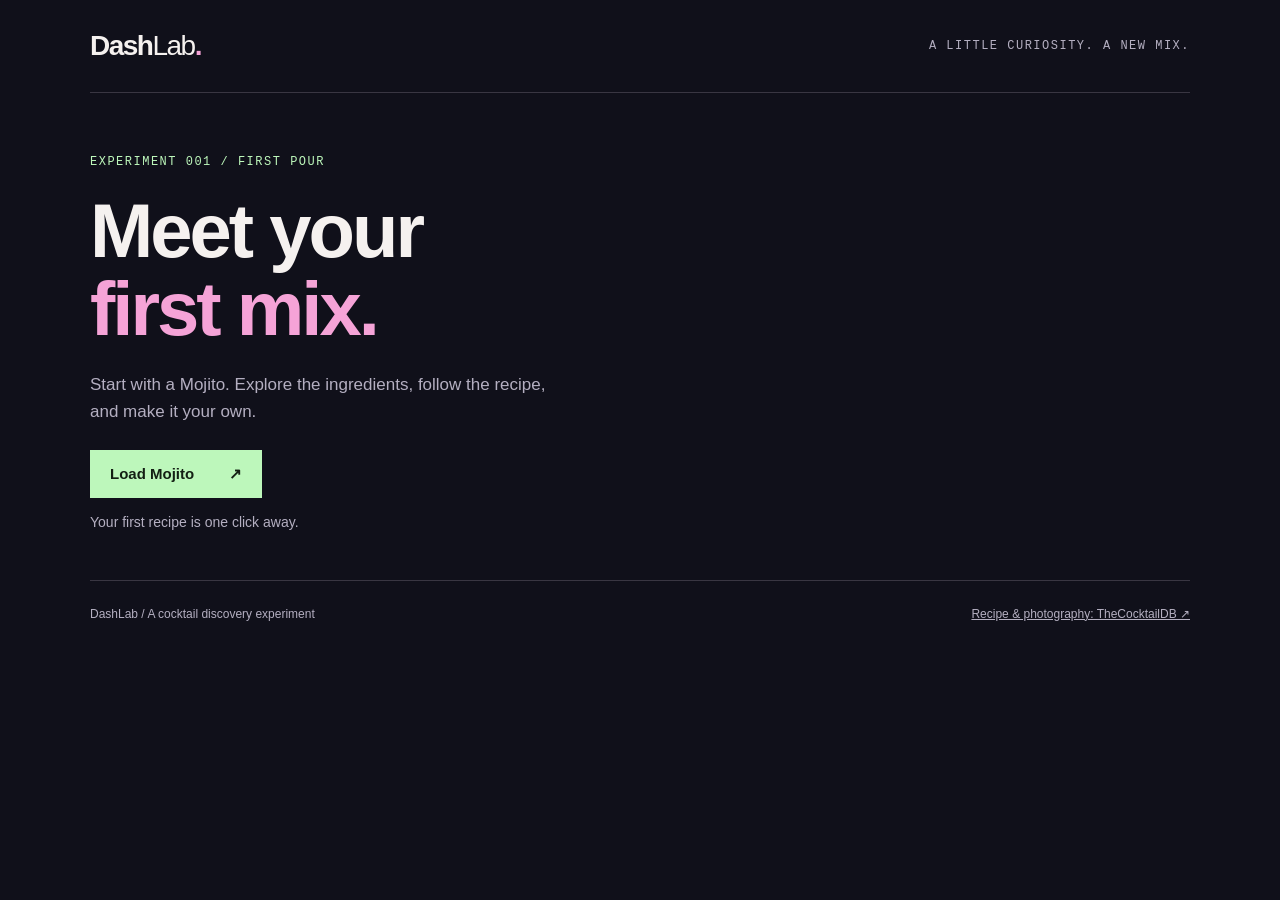
<file: DashLab/lesson-01-original/index.html>
<!doctype html>
<html lang="en">
  <head>
    <meta charset="UTF-8" />
    <meta name="viewport" content="width=device-width, initial-scale=1" />
    <title>DashLab — First Pour</title>
    <link rel="stylesheet" href="styles.css" />
    <script src="app.js" defer></script>
  </head>
  <body>
    <header class="site-header">
      <a class="wordmark" href="./">Dash<span>Lab</span><span class="dot">.</span></a>
      <span class="header-note">A LITTLE CURIOSITY. A NEW MIX.</span>
    </header>

    <main>
      <section class="intro" aria-labelledby="page-title">
        <p class="eyebrow">EXPERIMENT 001 / FIRST POUR</p>
        <h1 id="page-title">Meet your<br /><span>first mix.</span></h1>
        <p class="intro-copy">Start with a Mojito. Explore the ingredients, follow the recipe, and make it your own.</p>
        <button id="load-button" type="button">Load Mojito <span aria-hidden="true">↗</span></button>
        <p id="status" class="status" role="status" aria-live="polite">Your first recipe is one click away.</p>
      </section>

      <!-- JavaScript fills these empty elements with real API data. -->
      <article id="recipe" class="recipe" hidden aria-labelledby="drink-name">
        <div class="photo-panel">
          <img id="drink-image" alt="" width="600" height="600" hidden />
          <p id="image-note" hidden>Image unavailable.</p>
          <span class="photo-label">THE FIRST POUR</span>
        </div>
        <div class="recipe-content">
          <p id="drink-category" class="eyebrow"></p>
          <h2 id="drink-name"></h2>
          <p id="drink-glass" class="glass"></p>
          <h3>What goes in</h3>
          <ul id="ingredients" class="ingredients"></ul>
          <h3>Make the mix</h3>
          <p id="instructions" class="instructions"></p>
        </div>
      </article>
    </main>

    <footer>
      <span>DashLab / A cocktail discovery experiment</span>
      <a href="https://www.thecocktaildb.com/" target="_blank" rel="noreferrer">Recipe &amp; photography: TheCocktailDB ↗</a>
    </footer>
  </body>
</html>
</file>
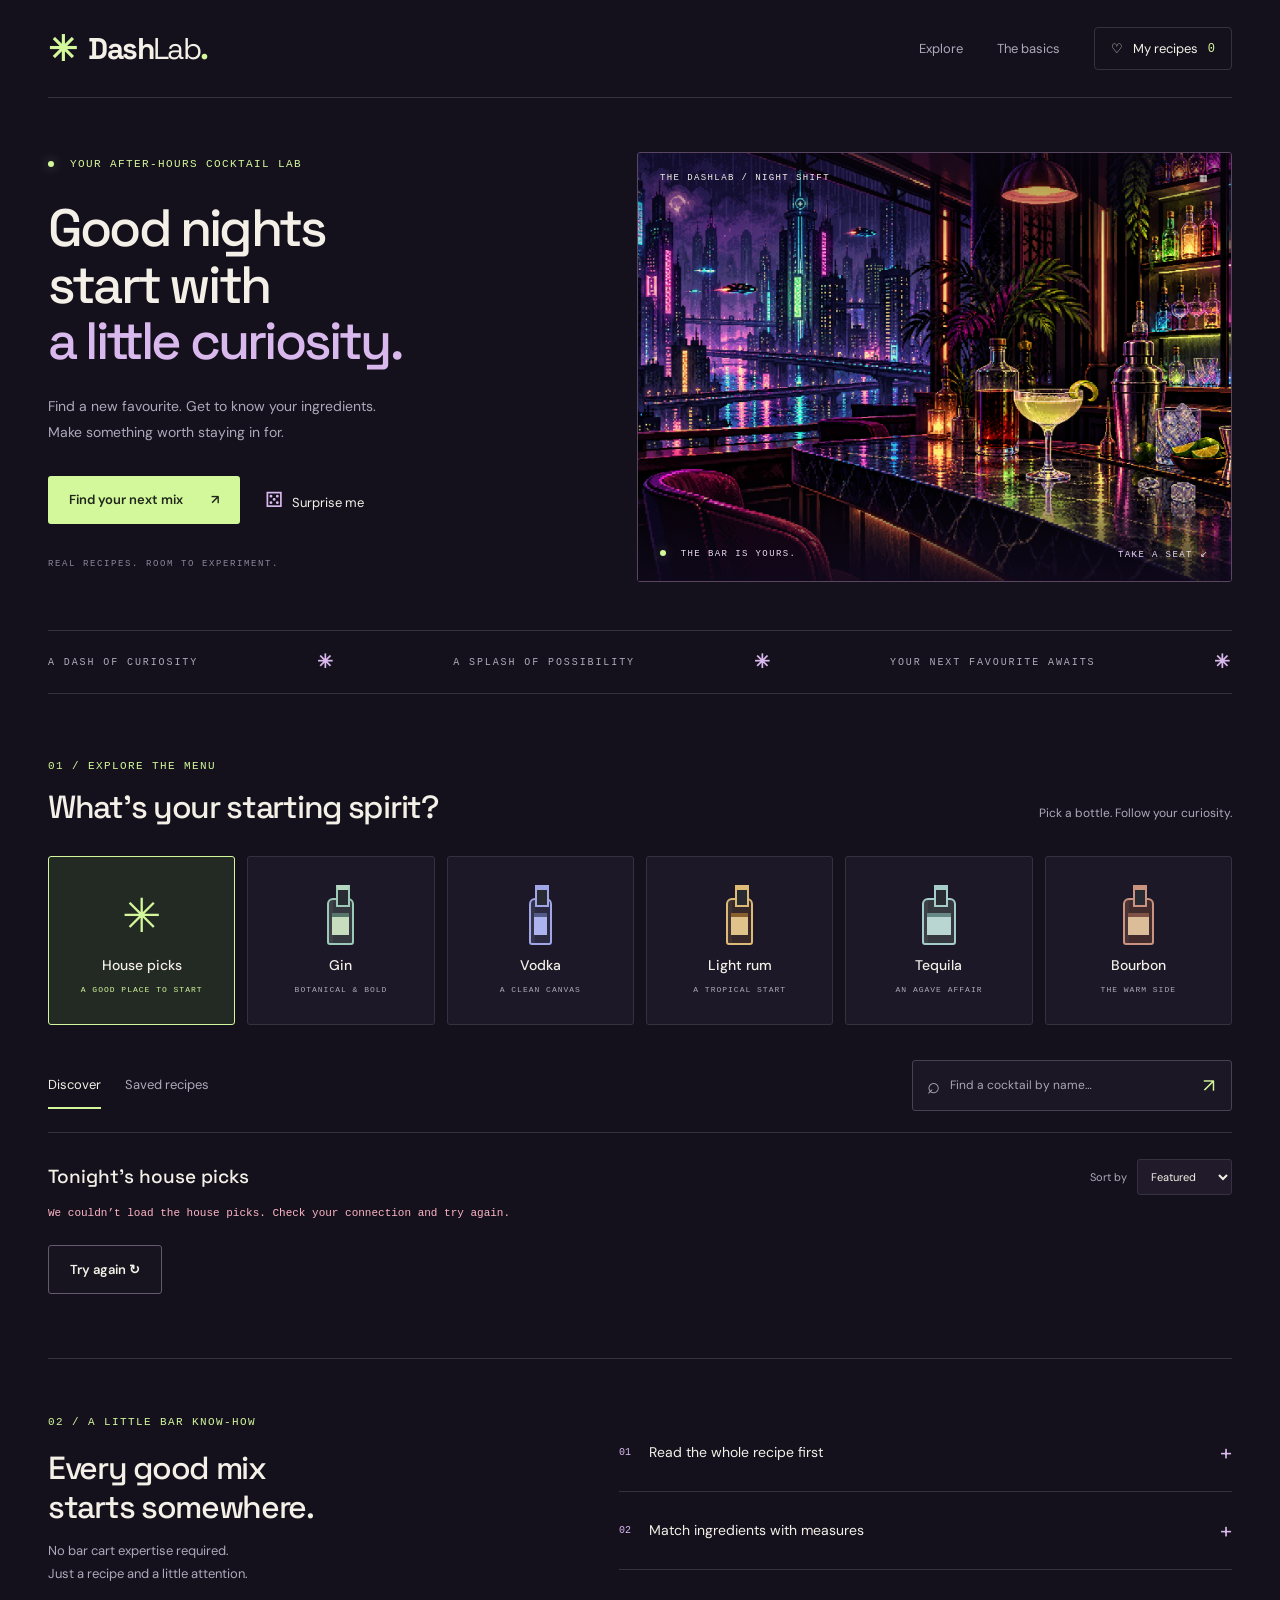
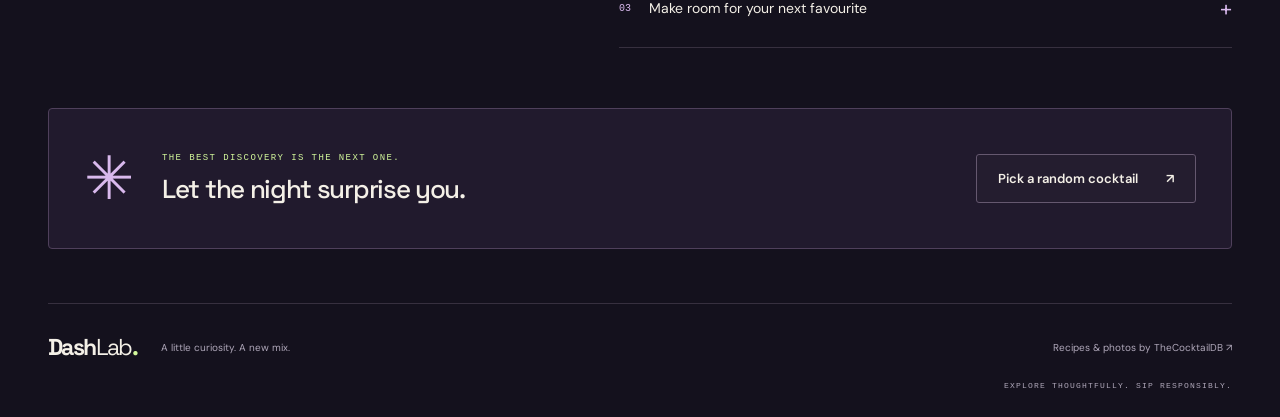
<file: DashLab/lesson-01/index.html>
<!doctype html>
<html lang="en">
<head>
  <meta charset="UTF-8"><meta name="viewport" content="width=device-width, initial-scale=1">
  <meta name="description" content="A little curiosity. A new mix. Find your next cocktail at DashLab, your after-hours recipe lab.">
  <meta name="theme-color" content="#14111d">
  <title>DashLab — A little curiosity. A new mix.</title>
  <link rel="stylesheet" href="styles.css"><script src="app.js" defer></script>
</head>
<body>
  <a class="skip-link" href="#collection">Skip to cocktails</a>
  <header class="site-header wrap">
    <a class="wordmark" href="./" aria-label="DashLab home"><span class="logo-icon" aria-hidden="true">✳</span> Dash<span>Lab</span><i>.</i></a>
    <nav aria-label="Main navigation"><a class="nav-link" href="#collection" id="explore-nav">Explore</a><a class="nav-link" href="#field-notes">The basics</a><button id="saved-nav" class="saved-nav">♡ <span>My recipes</span> <b id="saved-count">0</b></button></nav>
  </header>
  <main class="wrap">
    <section class="hero" aria-labelledby="page-title">
      <div class="hero-copy"><p class="eyebrow"><span class="live-dot"></span> YOUR AFTER-HOURS COCKTAIL LAB</p>
        <h1 id="page-title">Good nights<br>start with<br><em>a little curiosity.</em></h1>
        <p class="hero-description">Find a new favourite. Get to know your ingredients.<br class="desktop-break"> Make something worth staying in for.</p>
        <div class="hero-actions"><a class="button primary" href="#collection">Find your next mix <span aria-hidden="true">↗</span></a><button class="text-button" id="random-hero"><span aria-hidden="true">⚄</span> Surprise me</button></div>
        <p class="hero-footnote">REAL RECIPES. ROOM TO EXPERIMENT.</p>
      </div>
      <figure class="hero-art"><img src="assets/night-bar.png" alt="An illustrated neon-lit cocktail bar overlooking a rainy futuristic city" width="1536" height="1024"><div class="scene-top"><span>THE DASHLAB / NIGHT SHIFT</span><span aria-hidden="true">▦</span></div><figcaption><span><i class="live-dot"></i> THE BAR IS YOURS.</span><span>TAKE A SEAT ↙</span></figcaption></figure>
    </section>
    <div class="ticker" aria-hidden="true"><span>A DASH OF CURIOSITY</span><b>✳</b><span>A SPLASH OF POSSIBILITY</span><b>✳</b><span>YOUR NEXT FAVOURITE AWAITS</span><b>✳</b></div>
    <section class="collection" id="collection" aria-labelledby="collection-title">
      <div class="section-heading"><div><p class="eyebrow">01 / EXPLORE THE MENU</p><h2 id="collection-title">What’s your starting spirit?</h2></div><p>Pick a bottle. Follow your curiosity.</p></div>
      <div class="spirit-grid" id="spirits" aria-label="Browse by base spirit">
        <button class="spirit active" data-spirit="" aria-pressed="true"><span class="spirit-symbol" aria-hidden="true">✳</span><span>House picks</span><small>A GOOD PLACE TO START</small></button>
        <button class="spirit" data-spirit="Gin" aria-pressed="false"><span class="bottle gin" aria-hidden="true"></span><span>Gin</span><small>BOTANICAL & BOLD</small></button>
        <button class="spirit" data-spirit="Vodka" aria-pressed="false"><span class="bottle vodka" aria-hidden="true"></span><span>Vodka</span><small>A CLEAN CANVAS</small></button>
        <button class="spirit" data-spirit="Light rum" aria-pressed="false"><span class="bottle rum" aria-hidden="true"></span><span>Light rum</span><small>A TROPICAL START</small></button>
        <button class="spirit" data-spirit="Tequila" aria-pressed="false"><span class="bottle tequila" aria-hidden="true"></span><span>Tequila</span><small>AN AGAVE AFFAIR</small></button>
        <button class="spirit" data-spirit="Bourbon" aria-pressed="false"><span class="bottle bourbon" aria-hidden="true"></span><span>Bourbon</span><small>THE WARM SIDE</small></button>
      </div>
      <div class="menu-toolbar"><div class="view-controls"><button id="browse-view" aria-pressed="true">Discover</button><button id="saved-view" aria-pressed="false">Saved recipes</button></div><form id="search-form" role="search"><label class="sr-only" for="search-input">Search cocktails by name</label><span aria-hidden="true">⌕</span><input id="search-input" type="search" placeholder="Find a cocktail by name…" maxlength="100" autocomplete="off"><button type="submit" aria-label="Search cocktails">↗</button></form></div>
      <div class="results-heading"><h3 id="results-title">Tonight’s house picks</h3><label class="sort-label">Sort by <select id="sort"><option value="default">Featured</option><option value="az">Name: A–Z</option><option value="za">Name: Z–A</option></select></label></div>
      <p id="status" class="status" role="status" aria-live="polite"></p>
      <div id="cards" class="cards" aria-busy="false"></div>
      <div id="empty" class="empty" hidden><span aria-hidden="true">✳</span><h3 id="empty-title"></h3><p id="empty-message"></p><button id="reset-view" class="button primary">Back to house picks ↗</button></div>
      <button id="retry" class="button secondary" hidden>Try again ↻</button>
    </section>
    <section class="field-notes" id="field-notes" aria-labelledby="notes-title"><div class="notes-intro"><p class="eyebrow">02 / A LITTLE BAR KNOW-HOW</p><h2 id="notes-title">Every good mix<br>starts somewhere.</h2><p>No bar cart expertise required.<br>Just a recipe and a little attention.</p></div><div class="notes-list"><details><summary><span class="note-number">01</span> Read the whole recipe first <span class="plus" aria-hidden="true">+</span></summary><p>Check the ingredients, amounts and method before you start. Set out your glass and tools so everything is within reach.</p></details><details><summary><span class="note-number">02</span> Match ingredients with measures <span class="plus" aria-hidden="true">+</span></summary><p>Each ingredient has its own amount. Use the checklist in a recipe to keep track. If an amount is missing, DashLab shows “Not specified” rather than guessing.</p></details><details><summary><span class="note-number">03</span> Make room for your next favourite <span class="plus" aria-hidden="true">+</span></summary><p>Tap the heart to keep a recipe on this browser. Your saved collection stays here when you return. Start with a familiar drink, then explore a new base spirit.</p></details></div></section>
    <section class="closing"><span class="closing-icon" aria-hidden="true">✳</span><div><p class="eyebrow">THE BEST DISCOVERY IS THE NEXT ONE.</p><h2>Let the night surprise you.</h2></div><button class="button secondary" id="random-bottom">Pick a random cocktail <span aria-hidden="true">↗</span></button></section>
  </main>
  <footer class="wrap"><a class="wordmark" href="./">Dash<span>Lab</span><i>.</i></a><p>A little curiosity. A new mix.</p><a href="https://www.thecocktaildb.com/" target="_blank" rel="noreferrer">Recipes & photos by TheCocktailDB ↗</a><span>EXPLORE THOUGHTFULLY. SIP RESPONSIBLY.</span></footer>
  <dialog id="recipe-dialog" aria-labelledby="drink-name"><div class="dialog-top"><span class="eyebrow">DASHLAB / RECIPE FILE</span><button id="close-dialog" class="icon-button" aria-label="Close recipe">×</button></div><div id="detail-status" role="status"></div><div id="recipe-content" hidden><div class="detail-layout"><div class="detail-photo"><img id="detail-image" alt="" width="500" height="500"><p id="photo-credit"></p></div><div class="detail-copy"><p class="eyebrow" id="drink-category"></p><h2 id="drink-name"></h2><p id="drink-glass" class="muted"></p><button id="save-detail" class="button secondary"></button><h3>The ingredients <span id="check-progress">0 ready</span></h3><p class="check-hint">Check off what you have ready.</p><ul id="ingredients"></ul><h3>Make the mix</h3><p id="instructions"></p></div></div></div><button id="detail-retry" class="button secondary" hidden>Retry recipe ↻</button></dialog>
  <div id="toast" role="status" aria-live="polite"></div>
  <noscript><p class="wrap">Please enable JavaScript to browse cocktail recipes.</p></noscript>
</body>
</html>
</file>
<file: DashLab/lesson-01-original/styles.css>
/* CSS controls the appearance. API logic lives in app.js. */
:root {
  color-scheme: dark;
  --background: #10101a;
  --panel: #191925;
  --text: #f5f1ef;
  --muted: #b4afc1;
  --accent: #bdf7bb;
  --pink: #f5a3d7;
  --line: #393642;
}

* { box-sizing: border-box; }
[hidden] { display: none !important; }
body { margin: 0; background: var(--background); color: var(--text); font-family: Arial, Helvetica, sans-serif; }
a { color: inherit; }
.site-header, main, footer { width: min(1100px, calc(100% - 64px)); margin: auto; }
.site-header { display: flex; align-items: center; justify-content: space-between; padding: 30px 0; border-bottom: 1px solid var(--line); }
.wordmark { text-decoration: none; font-size: 28px; font-weight: 800; letter-spacing: -1.5px; }
.wordmark > span:first-child { font-weight: 400; }
.dot { color: var(--pink); }
.header-note, .eyebrow, .photo-label { font-family: "Courier New", monospace; font-size: 12px; letter-spacing: 1.5px; }
.header-note { color: var(--muted); }
.intro { padding: 60px 0 32px; }
.eyebrow { color: var(--accent); margin: 0 0 20px; line-height: 1.6; }
h1 { font-size: clamp(48px, 6vw, 76px); line-height: 1.02; letter-spacing: -3px; margin: 0; font-weight: 700; }
h1 span { color: var(--pink); }
.intro-copy { color: var(--muted); font-size: 17px; line-height: 1.6; max-width: 470px; margin: 24px 0; }
button { display: inline-flex; align-items: center; gap: 35px; background: var(--accent); color: #142014; border: 0; padding: 15px 20px; min-height: 48px; font-size: 15px; font-weight: 700; cursor: pointer; }
button:hover { background: #d5ffd3; }
button:disabled { cursor: wait; opacity: .7; }
button:focus-visible, a:focus-visible { outline: 3px solid var(--pink); outline-offset: 5px; }
.status { color: var(--muted); min-height: 22px; font-size: 14px; line-height: 1.5; }
.status[data-error="true"] { color: #ffb1b1; }
.recipe { display: grid; grid-template-columns: .9fr 1.1fr; background: var(--panel); border: 1px solid var(--line); margin-bottom: 48px; }
.photo-panel { position: relative; min-height: 340px; background: #242030; }
.photo-panel img { display: block; width: 100%; height: 100%; object-fit: cover; }
.photo-label { position: absolute; bottom: 20px; left: 20px; background: #10101a; color: var(--text); padding: 10px 12px; }
#image-note { padding: 32px; color: var(--muted); }
.recipe-content { padding: 36px; }
.recipe-content .eyebrow { margin-bottom: 10px; }
h2 { font-size: 42px; letter-spacing: -1.5px; margin: 0 0 10px; overflow-wrap: anywhere; }
.glass { color: var(--muted); margin: 0 0 30px; font-size: 14px; }
h3 { font-size: 16px; margin: 28px 0 12px; }
.ingredients { padding: 0; margin: 0; list-style: none; }
.ingredients li { display: flex; justify-content: space-between; gap: 20px; padding: 12px 0; border-bottom: 1px solid var(--line); font-size: 15px; line-height: 1.4; }
.ingredients .measure { color: var(--accent); text-align: right; }
.instructions { color: var(--muted); font-size: 15px; line-height: 1.8; white-space: pre-line; }
footer { display: flex; justify-content: space-between; gap: 24px; border-top: 1px solid var(--line); padding: 24px 0 30px; color: var(--muted); font-size: 12px; line-height: 1.6; }
@media (max-width: 650px) {
  .site-header, main, footer { width: calc(100% - 36px); }
  .header-note { display: none; }
  .intro { padding-top: 40px; }
  .recipe { grid-template-columns: 1fr; }
  .photo-panel { min-height: 0; }
  .photo-panel img { aspect-ratio: 1; }
  .recipe-content { padding: 25px; }
  footer { flex-direction: column; gap: 8px; }
}
</file>
<file: DashLab/lesson-01/styles.css>
@import url('https://fonts.googleapis.com/css2?family=DM+Sans:wght@400;500;600;700&family=Space+Grotesk:wght@400;500;600;700&display=swap');
:root{color-scheme:dark;--bg:#14111d;--panel:#1c1827;--ink:#f4f0e7;--muted:#b0a8ba;--line:#37303f;--lime:#d3f89b;--pink:#d9b9ed;--mono:'Courier New',monospace;--display:'Space Grotesk',Arial,sans-serif}*{box-sizing:border-box}html{scroll-behavior:smooth;scroll-padding-top:24px}body{margin:0;background:var(--bg);color:var(--ink);font-family:'DM Sans',Arial,sans-serif;font-size:15px}body:has(dialog[open]){overflow:hidden}button,input,select{font:inherit}button,a,input,summary,select{-webkit-tap-highlight-color:transparent}a{color:inherit;text-decoration:none}button{cursor:pointer;color:inherit;border:0;background:none}button:disabled{opacity:.55;cursor:wait}button,a,summary,input,select{outline-offset:5px}*:focus-visible{outline:2px solid var(--lime)}[hidden]{display:none!important}.wrap{width:min(1264px,calc(100% - 96px));margin-inline:auto}.site-header{min-height:98px;display:flex;align-items:center;justify-content:space-between;border-bottom:1px solid var(--line)}.wordmark{display:inline-flex;align-items:center;font:700 30px var(--display);letter-spacing:-1.6px}.wordmark>span:not(.logo-icon){font-weight:400}.wordmark i{color:var(--lime);font-style:normal}.logo-icon{font-size:35px;color:var(--lime);margin-right:13px}.site-header nav{display:flex;gap:34px;align-items:center;font-size:13px}.nav-link{color:var(--muted);padding:12px 0}.nav-link:hover{color:var(--lime)}.saved-nav{border:1px solid var(--line);padding:12px 16px;display:flex;align-items:center;gap:10px;border-radius:4px}.saved-nav b{font:12px var(--mono);color:var(--lime)}.hero{display:grid;grid-template-columns:1fr 1.08fr;align-items:center;gap:38px;padding:54px 0 48px}.eyebrow{font:11px/1.6 var(--mono);letter-spacing:1.4px;color:var(--lime);margin:0 0 18px}.live-dot{display:inline-block;width:6px;height:6px;border-radius:50%;background:var(--lime);margin-right:8px;box-shadow:0 0 12px #d3f89b65}.hero h1{font:500 clamp(40px,4.1vw,62px)/1.08 var(--display);letter-spacing:-2.8px;margin:26px 0 24px}.hero h1 em{font-style:normal;color:var(--pink)}.hero-description{line-height:1.85;color:var(--muted);font-size:14px}.hero-actions{display:flex;align-items:center;gap:25px;margin:30px 0}.button{display:inline-flex;justify-content:center;align-items:center;gap:28px;padding:15px 21px;font-size:13px;font-weight:600;border-radius:3px;min-height:48px;transition:background .18s,transform .18s}.primary{background:var(--lime);color:#20261a}.primary:hover{background:#e2ffb8;transform:translateY(-2px)}.secondary{border:1px solid #65586f;background:#ffffff03}.secondary:hover{background:#ffffff09;border-color:var(--pink)}.text-button{font-size:13px;min-height:44px;padding:0}.text-button span{font-size:21px;color:var(--pink);margin-right:6px}.hero-footnote{font:9px var(--mono);letter-spacing:1.6px;color:#8f849b;margin-top:35px}.hero-art{position:relative;margin:0;align-self:stretch;min-height:430px;border:1px solid #594661;border-radius:3px;overflow:hidden;background:var(--panel)}.hero-art img{width:100%;height:100%;position:absolute;object-fit:cover;object-position:60% center;image-rendering:auto}.hero-art:after{content:'';position:absolute;inset:0;background:linear-gradient(#10091d70,transparent 22%,transparent 75%,#10091ddd);pointer-events:none}.scene-top,.hero-art figcaption{position:absolute;z-index:1;left:22px;right:22px;display:flex;justify-content:space-between;font:9px var(--mono);letter-spacing:1.4px}.scene-top{top:20px}.hero-art figcaption{bottom:21px;color:#e8d9f2}.ticker{border-block:1px solid var(--line);padding:19px 0;display:flex;justify-content:space-between;align-items:center;gap:20px;color:var(--muted);font:10px var(--mono);letter-spacing:1.9px}.ticker b{font-size:19px;color:var(--pink)}.collection{padding:64px 0}.section-heading{display:flex;align-items:end;justify-content:space-between;gap:20px;margin-bottom:30px}.section-heading .eyebrow{margin-bottom:12px}h2{font:500 32px/1.2 var(--display);letter-spacing:-1.3px;margin:0}.section-heading>p{font-size:12px;color:var(--muted);margin:0 0 5px}.spirit-grid{display:grid;grid-template-columns:repeat(6,1fr);gap:12px}.spirit{min-height:169px;display:flex;align-items:center;justify-content:center;flex-direction:column;gap:11px;border:1px solid var(--line);border-radius:3px;background:var(--panel);transition:border-color .2s,background .2s}.spirit:hover{border-color:var(--pink);background:#241d30}.spirit.active{border-color:var(--lime);background:#232a24}.spirit>span:not(.bottle):not(.spirit-symbol){font-size:14px;font-weight:500}.spirit small{font:8px var(--mono);letter-spacing:1px;color:var(--muted)}.spirit.active small{color:var(--lime)}.spirit-symbol{height:58px;line-height:58px;font-size:47px;color:var(--lime)}.bottle{position:relative;display:block;width:27px;height:47px;margin:11px 0 0;background:#b8d6bf2b;border:2px solid #9cc9b8;border-radius:6px 6px 3px 3px;box-shadow:inset 4px 0 #ffffff0b}.bottle:before{content:'';position:absolute;width:10px;height:15px;left:6.5px;top:-15px;background:#282c32;border:2px solid #9cc9b8;border-top:5px solid #b6d8c1}.bottle:after{content:'';position:absolute;left:3px;right:3px;top:13px;height:18px;background:#c7debe;border-top:4px solid #57776a}.vodka{border-color:#a1a6e7;background:#7881cb2b;width:23px}.vodka:before{left:4.5px;border-color:#a1a6e7}.vodka:after{background:#adb3ee;border-color:#515a88}.rum{border-color:#ddba76;background:#aa713630}.rum:after{background:#e0c38a;border-color:#89602d}.rum:before{border-color:#ddba76}.tequila{width:34px;border-color:#a6ccc9}.tequila:before{left:10px;border-color:#a6ccc9}.tequila:after{background:#b9d6d3;border-color:#668988}.bourbon{width:31px;border-color:#ca9380;background:#ac613c42}.bourbon:before{left:8px;border-color:#ca9380}.bourbon:after{background:#dcbd9a;border-color:#805145}.menu-toolbar{margin-top:35px;padding-bottom:21px;border-bottom:1px solid var(--line);display:flex;justify-content:space-between;gap:25px}.view-controls{display:flex;gap:24px;align-items:center}.view-controls button{padding:14px 0;color:var(--muted);font-size:13px;border-bottom:2px solid transparent}.view-controls button[aria-pressed=true]{color:var(--ink);border-bottom-color:var(--lime)}#search-form{display:flex;align-items:center;border:1px solid #4a4055;border-radius:3px;min-width:320px;padding-left:14px;background:#1b1724}#search-form>span{font-size:22px;color:var(--muted)}#search-input{width:100%;min-width:0;background:transparent;border:0;color:var(--ink);padding:14px 10px;font-size:12px}#search-form button{padding:12px 16px;color:var(--lime);font-size:19px}#search-input:focus-visible{outline-offset:-3px}input::placeholder{color:#ada4b8}.results-heading{display:flex;justify-content:space-between;align-items:center;gap:16px;margin:26px 0 0}.results-heading h3{font:500 19px var(--display);margin:0}.sort-label{font-size:11px;color:var(--muted);display:flex;align-items:center;gap:10px}select{background:#201a2a;color:var(--ink);padding:9px;border:1px solid var(--line);border-radius:3px;font-size:11px}.status{font:11px/1.7 var(--mono);color:var(--muted);margin:9px 0 22px;min-height:18px}.status.error{color:#ffb6c5}.cards{display:grid;grid-template-columns:repeat(4,1fr);gap:22px}.card{min-width:0;border:1px solid var(--line);background:var(--panel);border-radius:4px;overflow:hidden;transition:transform .2s,border-color .2s}.card:hover{transform:translateY(-4px);border-color:#726080}.card-photo{position:relative;background:#30263a;aspect-ratio:1.25;overflow:hidden}.photo-open{padding:0;width:100%;height:100%;display:block}.photo-open img{display:block;width:100%;height:100%;object-fit:cover;transition:transform .4s}.card:hover .photo-open img{transform:scale(1.05)}.save-button{position:absolute;right:12px;top:12px;border:1px solid #ffffff36;width:36px;height:36px;display:grid;place-items:center;background:#17131ee8;border-radius:50%;font-size:23px;line-height:1}.save-button[aria-pressed=true]{color:var(--lime)}.card-body{padding:19px}.card-kicker{font:9px var(--mono);color:var(--pink);letter-spacing:1px;text-transform:uppercase;margin:0 0 10px}.card-title{display:block;text-align:left;font:500 21px/1.2 var(--display);letter-spacing:-.5px;padding:0;overflow-wrap:anywhere}.card-description{font-size:11px;color:var(--muted);margin:10px 0 20px;white-space:nowrap;overflow:hidden;text-overflow:ellipsis;min-height:14px}.card-footer{display:flex;align-items:center;justify-content:space-between;border-top:1px solid var(--line);padding-top:14px;color:var(--muted);font-size:10px;gap:8px}.card-footer button{font-size:11px;color:var(--lime);padding:4px 0;white-space:nowrap}.skeleton{height:330px;background:linear-gradient(110deg,#201a2b 20%,#292234 45%,#201a2b 70%);background-size:200% 100%;animation:shimmer 1.4s infinite;border-radius:4px}@keyframes shimmer{to{background-position:-200% 0}}.empty{text-align:center;border:1px dashed var(--line);padding:50px 20px}.empty>span{color:var(--pink);font-size:38px}.empty h3{font:500 24px var(--display)}.empty p{color:var(--muted);line-height:1.7}.empty .button{margin-top:12px}.field-notes{border-top:1px solid var(--line);padding:55px 0 60px;display:grid;grid-template-columns:1fr 1.2fr;gap:60px}.notes-intro p:not(.eyebrow){font-size:13px;color:var(--muted);line-height:1.8}.notes-list details{border-bottom:1px solid var(--line)}summary{list-style:none;cursor:pointer;padding:24px 0;display:flex;align-items:center;gap:18px;font-size:14px}summary::-webkit-details-marker{display:none}.note-number{font:10px var(--mono);color:var(--pink)}.plus{margin-left:auto;color:var(--pink);font-size:22px}details[open] .plus{transform:rotate(45deg)}details p{color:var(--muted);line-height:1.8;font-size:13px;margin:0 20px 24px 32px}.closing{display:flex;gap:28px;align-items:center;border:1px solid #4f405b;background:#211a2d;padding:30px 35px;border-radius:4px;margin-bottom:54px}.closing-icon{font-size:60px;color:var(--pink)}.closing .eyebrow{font-size:9px;margin:0 0 8px}.closing h2{font-size:26px}.closing .button{margin-left:auto}footer{display:flex;flex-wrap:wrap;align-items:center;gap:24px;padding:27px 0;border-top:1px solid var(--line);font-size:10px;color:var(--muted)}footer .wordmark{font-size:23px;color:var(--ink)}footer>a:not(.wordmark){margin-left:auto}footer>span{width:100%;font:8px var(--mono);letter-spacing:1.2px;text-align:right;margin-top:-7px}dialog{padding:0;width:min(930px,calc(100% - 32px));max-height:90dvh;border:1px solid #74617e;border-radius:5px;background:var(--bg);color:var(--ink);box-shadow:0 20px 100px #0008}dialog::backdrop{background:#08060dbd;backdrop-filter:blur(7px)}.dialog-top{display:flex;align-items:center;justify-content:space-between;padding:14px 24px;border-bottom:1px solid var(--line);position:sticky;top:0;background:var(--bg);z-index:2}.dialog-top .eyebrow{margin:0}.icon-button{font-size:30px;width:40px;height:40px;color:var(--pink)}.detail-layout{display:grid;grid-template-columns:.85fr 1.15fr;gap:30px;padding:28px}.detail-photo img{width:100%;height:auto;aspect-ratio:1;object-fit:cover;border-radius:3px;background:var(--panel)}#photo-credit{font-size:10px;color:var(--muted);line-height:1.6;overflow-wrap:anywhere}.detail-copy h2{font-size:38px;overflow-wrap:anywhere}.muted{color:var(--muted);font-size:13px;line-height:1.6}#save-detail{padding:11px 15px;min-height:42px;color:var(--lime);margin:8px 0 5px}.detail-copy h3{font:500 19px var(--display);margin:26px 0 12px;display:flex;justify-content:space-between;align-items:center}#check-progress{font:10px var(--mono);color:var(--lime)}.check-hint{font-size:11px;color:var(--muted)}#ingredients{list-style:none;padding:0;margin:0}#ingredients li{border-bottom:1px solid var(--line)}#ingredients label{display:flex;gap:10px;align-items:center;cursor:pointer;padding:12px 0;font-size:13px}input[type=checkbox]{accent-color:var(--lime);width:17px;height:17px;flex-shrink:0}#ingredients label:has(input:checked) .ingredient-name{text-decoration:line-through;color:var(--muted)}.measure{margin-left:auto;text-align:right;color:var(--pink);font-size:12px}#instructions{font-size:14px;color:#c8c0d0;line-height:1.9;white-space:pre-line}#detail-status:not(:empty){padding:40px 26px;color:var(--muted)}#detail-retry{margin:0 26px 25px}#toast{position:fixed;bottom:24px;left:50%;transform:translateX(-50%);max-width:calc(100% - 30px);background:var(--lime);color:#20261a;border-radius:4px;padding:14px 22px;font-size:13px;z-index:10;box-shadow:0 8px 40px #0005;pointer-events:none}#toast:empty{display:none}.sr-only{position:absolute;width:1px;height:1px;padding:0;margin:-1px;overflow:hidden;clip:rect(0,0,0,0);white-space:nowrap;border:0}.skip-link{position:fixed;top:-100px;left:20px;z-index:20;background:var(--lime);color:#14111d;padding:14px}.skip-link:focus{top:10px}
@media(min-width:1500px){.hero h1{font-size:65px}.hero-art{min-height:465px}}@media(max-width:1050px){.wrap{width:calc(100% - 56px)}.hero{gap:24px}.hero h1{font-size:45px}.hero-actions{gap:15px;flex-wrap:wrap}.hero-art{min-height:420px}.spirit small{font-size:7px;letter-spacing:.3px}.cards{grid-template-columns:repeat(3,1fr)}.closing{padding:24px;gap:20px}.closing h2{font-size:23px}.closing .button{gap:10px}.section-heading>p{display:none}.field-notes{gap:30px}}@media(max-width:740px){.wrap{width:calc(100% - 36px)}.site-header{min-height:80px}.wordmark{font-size:26px}.logo-icon{font-size:28px;margin-right:8px}.site-header nav{gap:15px}.nav-link{display:none}.saved-nav{padding:10px}.hero{grid-template-columns:1fr;padding:32px 0 30px;gap:24px}.hero h1{font-size:clamp(42px,8vw,61px);letter-spacing:-2px}.hero h1 br:nth-of-type(2){display:none}.hero h1 em:before{content:' '}.hero-description{font-size:14px}.hero-footnote{display:none}.hero-actions{margin:24px 0 5px;gap:24px}.hero-art{min-height:290px;aspect-ratio:1.6}.hero-art img{object-position:center}.ticker{font-size:8px;letter-spacing:1px;gap:8px}.ticker span:nth-of-type(3),.ticker b:last-child{display:none}.collection{padding:42px 0}.section-heading h2{font-size:29px}.spirit-grid{grid-template-columns:repeat(3,1fr);gap:9px}.spirit{min-height:150px}.spirit small{font-size:7px;letter-spacing:.5px}.menu-toolbar{flex-direction:column;gap:14px;margin-top:22px}.view-controls{gap:25px}#search-form{min-width:0}.cards{grid-template-columns:repeat(2,1fr);gap:13px}.card-body{padding:14px}.card-title{font-size:19px}.card-footer{align-items:start;flex-direction:column;gap:6px}.card-kicker{font-size:8px}.card-description{font-size:10px}.results-heading h3{font-size:17px}.sort-label{font-size:0;gap:0}.sort-label select{font-size:10px;max-width:132px}.field-notes{grid-template-columns:1fr;gap:10px;padding:36px 0}.notes-intro h2{font-size:30px}.notes-intro h2 br{display:none}.notes-intro p:not(.eyebrow){display:none}.closing{flex-wrap:wrap;gap:16px;padding:25px 20px;margin-bottom:35px}.closing-icon{font-size:38px}.closing h2{font-size:21px}.closing .eyebrow{font-size:7px}.closing .button{margin-left:0;width:100%;justify-content:space-between}.detail-layout{grid-template-columns:1fr;padding:22px;gap:12px}.detail-photo img{max-height:260px;object-fit:cover}.detail-copy h2{font-size:32px}.detail-copy .eyebrow{margin-bottom:8px}footer{gap:14px}footer>a:not(.wordmark){margin-left:0;width:100%}footer>span{text-align:left;margin-top:4px}.desktop-break{display:none}}@media(prefers-reduced-motion:reduce){html{scroll-behavior:auto}*,*:before,*:after{animation:none!important;transition:none!important}}

/* Keep the scene inside narrow grid tracks on phones. */
.hero-art{width:100%;min-width:0}
@media(max-width:740px){.hero-art{min-height:0}}
</file>
